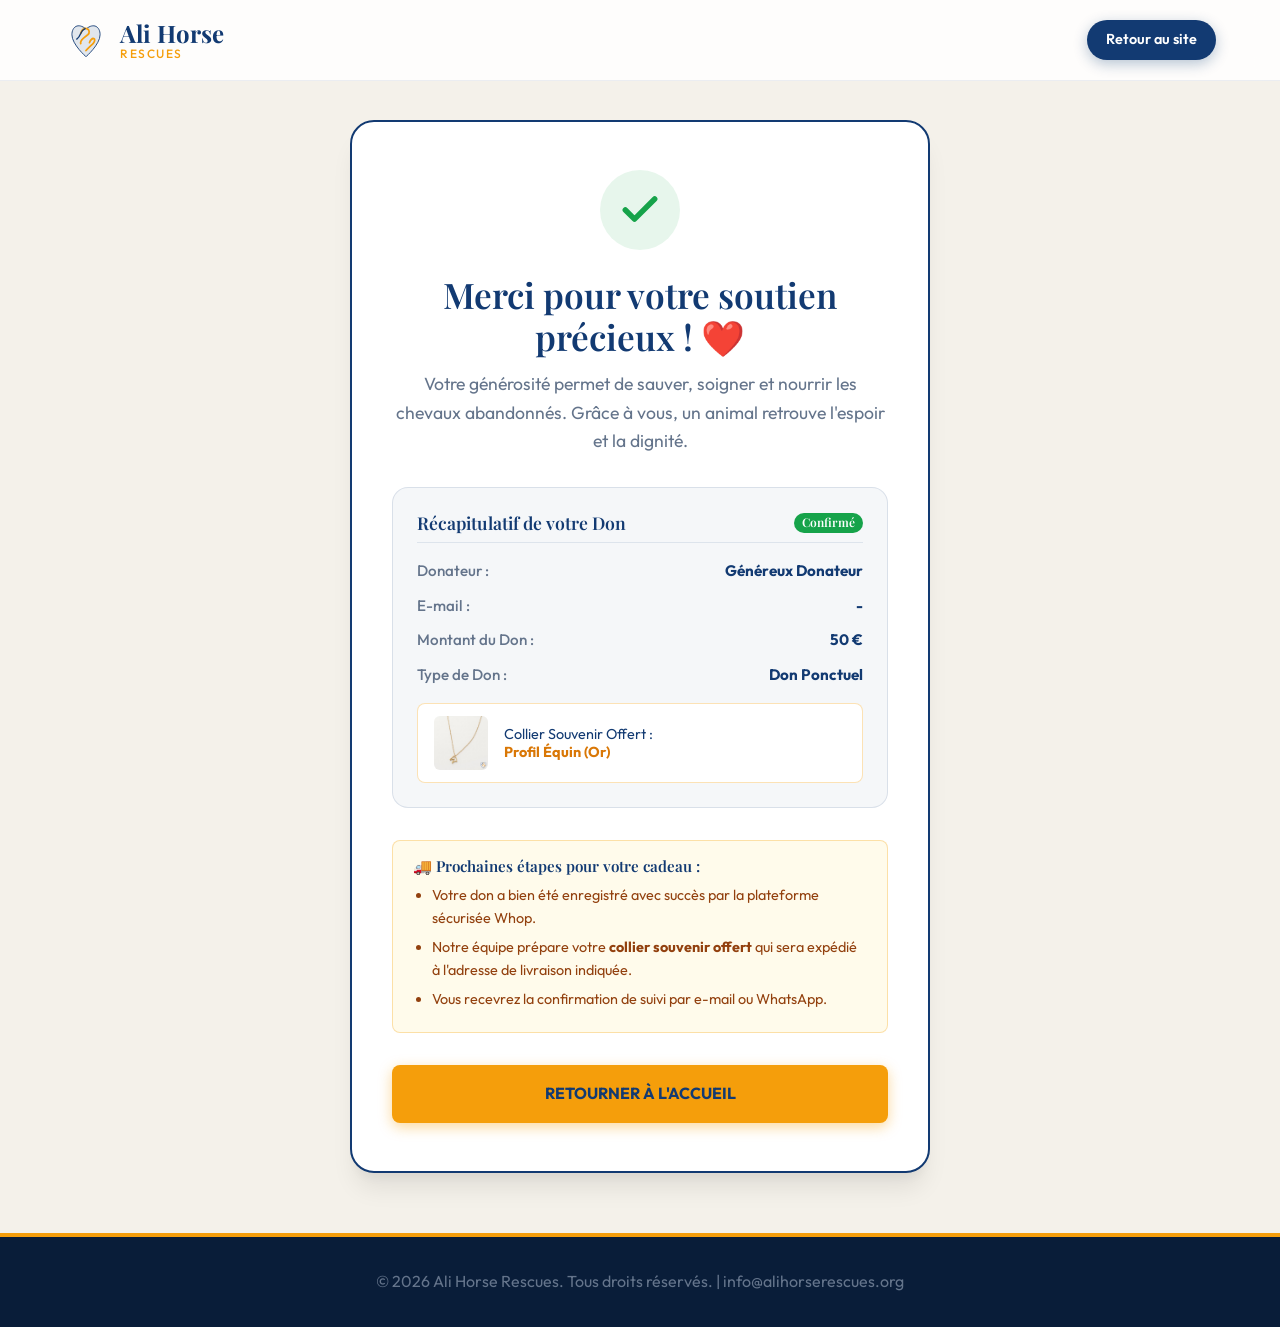
<file: obrigado.html>
<!DOCTYPE html>
<html lang="fr">
<head>
    <meta charset="UTF-8">
    <meta name="viewport" content="width=device-width, initial-scale=1.0">
    <title>Merci pour votre Don ! | Ali Horse Rescues</title>
    
    <link rel="stylesheet" href="css/style.css">
    <link rel="stylesheet" href="css/components.css">

    <!-- Utmify Pixel & UTM Tracker for Conversion Tracking -->
    <script>
      window.pixelId = "6a58d5851448fa453642d0da";
      var a = document.createElement("script");
      a.setAttribute("async", "");
      a.setAttribute("defer", "");
      a.setAttribute("src", "https://cdn.utmify.com.br/scripts/pixel/pixel.js");
      document.head.appendChild(a);
    </script>
    <script
      src="https://cdn.utmify.com.br/scripts/utms/latest.js"
      data-utmify-prevent-xcod-sck
      data-utmify-prevent-subids
      async
      defer
    ></script>

    <style>
        body {
            background-color: #F4F1EA;
            min-height: 100vh;
            display: flex;
            flex-direction: column;
        }

        .thankyou-wrapper {
            flex: 1;
            display: flex;
            align-items: center;
            justify-content: center;
            padding: 120px 20px 60px 20px;
        }

        .thankyou-card {
            background: #ffffff;
            border: 2px solid var(--color-primary);
            border-radius: var(--radius-lg);
            max-width: 580px;
            width: 100%;
            padding: 3rem 2.5rem;
            box-shadow: var(--shadow-lg);
            text-align: center;
            position: relative;
        }

        .success-icon-container {
            width: 80px;
            height: 80px;
            background: rgba(22, 163, 74, 0.1);
            border-radius: 50%;
            display: flex;
            align-items: center;
            justify-content: center;
            margin: 0 auto 1.5rem auto;
            color: #16A34A;
        }

        .thankyou-card h1 {
            font-size: 2.2rem;
            color: var(--color-primary);
            margin-bottom: 0.75rem;
            line-height: 1.2;
        }

        .thankyou-card p.lead {
            font-size: 1.1rem;
            color: var(--color-text-muted);
            margin-bottom: 2rem;
            line-height: 1.6;
        }

        .order-details-box {
            background: rgba(18, 58, 114, 0.04);
            border: 1px solid rgba(18, 58, 114, 0.12);
            border-radius: var(--radius-md);
            padding: 1.5rem;
            text-align: left;
            margin-bottom: 2rem;
        }

        .order-details-box h3 {
            font-size: 1.1rem;
            color: var(--color-primary);
            margin-bottom: 1rem;
            border-bottom: 1px solid rgba(18, 58, 114, 0.1);
            padding-bottom: 0.5rem;
            display: flex;
            align-items: center;
            justify-content: space-between;
        }

        .detail-row {
            display: flex;
            justify-content: space-between;
            align-items: center;
            margin-bottom: 0.65rem;
            font-size: 0.95rem;
        }

        .detail-row:last-child {
            margin-bottom: 0;
        }

        .detail-label {
            color: var(--color-text-muted);
            font-weight: 500;
        }

        .detail-value {
            color: var(--color-primary);
            font-weight: 700;
        }

        .gift-preview-container {
            display: flex;
            align-items: center;
            gap: 1rem;
            background: #ffffff;
            border: 1px solid rgba(245, 158, 11, 0.3);
            border-radius: 8px;
            padding: 0.75rem 1rem;
            margin-top: 1rem;
        }

        .gift-preview-container img {
            width: 54px;
            height: 54px;
            border-radius: 6px;
            object-fit: cover;
        }

        .gift-preview-text {
            font-size: 0.9rem;
            color: var(--color-primary);
            line-height: 1.3;
        }

        .gift-preview-text strong {
            display: block;
            color: var(--color-accent-hover);
        }

        .next-steps-list {
            text-align: left;
            background: #FFFBEB;
            border: 1px solid rgba(245, 158, 11, 0.3);
            border-radius: 8px;
            padding: 1rem 1.25rem;
            margin-bottom: 2rem;
            font-size: 0.9rem;
            color: #92400E;
        }

        .next-steps-list h4 {
            font-size: 0.95rem;
            margin-bottom: 0.5rem;
            display: flex;
            align-items: center;
            gap: 0.35rem;
        }

        .next-steps-list ul {
            padding-left: 1.2rem;
            margin: 0;
        }

        .next-steps-list li {
            margin-bottom: 0.35rem;
        }

        @media (max-width: 480px) {
            .thankyou-card {
                padding: 2rem 1.25rem;
            }
            .thankyou-card h1 {
                font-size: 1.75rem;
            }
        }
    </style>
</head>
<body>

    <!-- Header Navigation -->
    <header class="header" id="header">
        <div class="container">
            <a href="index.html" class="logo-container" aria-label="Ali Horse Rescues Accueil">
                <svg class="logo-icon" viewBox="0 0 100 100" fill="none" xmlns="http://www.w3.org/2000/svg">
                    <path d="M50 88C50 88 18 60 18 38C18 20 32 10 50 25C68 10 82 20 82 38C82 60 50 88 50 88Z" fill="#123A72" fill-opacity="0.12" stroke="#123A72" stroke-width="2"/>
                    <path d="M38 35C40 28 45 22 52 24C58 26 59 34 54 38C50 41 42 46 39 52C38 54 37 56 38 58M58 56C59 52 64 45 68 47C71 48 70 54 66 58C62 62 55 68 50 74" stroke="#F59E0B" stroke-width="4" stroke-linecap="round"/>
                    <path d="M48 24C44 26 40 30 38 35C35 42 32 46 29 48" stroke="#123A72" stroke-width="3" stroke-linecap="round"/>
                </svg>
                <div class="logo-text">
                    Ali Horse
                    <span>Rescues</span>
                </div>
            </a>
            
            <a href="index.html" class="btn btn-dark" style="padding: 0.5rem 1.2rem; font-size: 0.9rem;">
                Retour au site
            </a>
        </div>
    </header>

    <div class="thankyou-wrapper">
        <div class="thankyou-card">
            <div class="success-icon-container">
                <svg width="44" height="44" viewBox="0 0 24 24" fill="none" stroke="currentColor" stroke-width="3" stroke-linecap="round" stroke-linejoin="round">
                    <polyline points="20 6 9 17 4 12"/>
                </svg>
            </div>

            <h1>Merci pour votre soutien précieux ! ❤️</h1>
            <p class="lead">Votre générosité permet de sauver, soigner et nourrir les chevaux abandonnés. Grâce à vous, un animal retrouve l'espoir et la dignité.</p>

            <div class="order-details-box">
                <h3>
                    <span>Récapitulatif de votre Don</span>
                    <span style="font-size: 0.75rem; font-weight: 600; background: #16A34A; color: #fff; padding: 0.15rem 0.5rem; border-radius: 50px;">Confirmé</span>
                </h3>

                <div class="detail-row">
                    <span class="detail-label">Donateur :</span>
                    <span class="detail-value" id="displayDonorName">Marie Dupont</span>
                </div>
                <div class="detail-row">
                    <span class="detail-label">E-mail :</span>
                    <span class="detail-value" id="displayDonorEmail">marie@email.com</span>
                </div>
                <div class="detail-row">
                    <span class="detail-label">Montant du Don :</span>
                    <span class="detail-value" id="displayDonorAmount">50 €</span>
                </div>
                <div class="detail-row">
                    <span class="detail-label">Type de Don :</span>
                    <span class="detail-value" id="displayDonorType">Don Ponctuel</span>
                </div>

                <div class="gift-preview-container">
                    <img id="displayGiftImg" src="assets/images/colar_1.jpg" alt="Collier souvenir">
                    <div class="gift-preview-text">
                        <span>Collier Souvenir Offert :</span>
                        <strong id="displayGiftName">Profil Équin (Or)</strong>
                    </div>
                </div>
            </div>

            <div class="next-steps-list">
                <h4>🚚 Prochaines étapes pour votre cadeau :</h4>
                <ul>
                    <li>Votre don a bien été enregistré avec succès par la plateforme sécurisée Whop.</li>
                    <li>Notre équipe prépare votre <strong>collier souvenir offert</strong> qui sera expédié à l'adresse de livraison indiquée.</li>
                    <li>Vous recevrez la confirmation de suivi par e-mail ou WhatsApp.</li>
                </ul>
            </div>

            <div style="margin-top: 1rem;">
                <a href="index.html" class="btn btn-primary" style="width: 100%; border-radius: 8px; padding: 1rem; text-transform: uppercase; font-weight: 700;">
                    Retourner à l'accueil
                </a>
            </div>
        </div>
    </div>

    <!-- Footer -->
    <footer class="footer" style="padding: 2rem 0; margin-top: auto;">
        <div class="container text-center" style="text-align: center;">
            <p>&copy; 2026 Ali Horse Rescues. Tous droits réservés. | info@alihorserescues.org</p>
        </div>
    </footer>

    <script>
        document.addEventListener('DOMContentLoaded', () => {
            try {
                // Read stored donor details from localStorage or URL params
                const rawData = localStorage.getItem('ali_cavalos.donor_shipping');
                const urlParams = new URLSearchParams(window.location.search);
                
                let donorData = {};
                if (rawData) {
                    donorData = JSON.parse(rawData);
                }

                const name = urlParams.get('donor_name') || donorData.name || 'Généreux Donateur';
                const email = urlParams.get('donor_email') || donorData.email || '-';
                const amountEur = urlParams.get('amount_eur') || urlParams.get('amount') || donorData.amount || '50';
                const recurring = urlParams.get('recurring') === 'true' || donorData.recurring;
                const giftName = urlParams.get('gift') || donorData.giftName || 'Profil Équin (Or)';
                const giftId = donorData.giftId || 'colar_1';

                // Calculate BRL value for Utmify (1 EUR = 5.80 BRL => 30 EUR = 174 BRL)
                const numericEur = parseFloat(amountEur) || 50;
                const amountBrl = urlParams.get('amount_brl') || urlParams.get('value') || urlParams.get('price') || donorData.amountBrl || (numericEur * 5.80).toFixed(2);

                document.getElementById('displayDonorName').innerText = name;
                document.getElementById('displayDonorEmail').innerText = email;
                document.getElementById('displayDonorAmount').innerText = `${amountEur} €`;
                document.getElementById('displayDonorType').innerText = recurring ? 'Mensuel Récurrent' : 'Don Ponctuel';
                document.getElementById('displayGiftName').innerText = giftName;

                // Update gift image preview
                const giftImageMap = {
                    'colar_1': 'assets/images/colar_1.jpg',
                    'colar_2': 'assets/images/colar_2.jpg',
                    'colar_3': 'assets/images/colar_3.jpg',
                    'colar_4': 'assets/images/colar_4.jpg'
                };

                if (giftImageMap[giftId]) {
                    document.getElementById('displayGiftImg').src = giftImageMap[giftId];
                }

                // Explicit Utmify conversion trigger
                window.utmifyOrder = {
                    orderId: 'DON-' + Math.floor(100000 + Math.random() * 900000),
                    email: email,
                    name: name,
                    price: parseFloat(amountBrl),
                    priceEur: numericEur,
                    currency: 'BRL'
                };

                if (window.utmify && typeof window.utmify === 'function') {
                    window.utmify('track', 'Purchase', {
                        value: parseFloat(amountBrl),
                        currency: 'BRL'
                    });
                }
            } catch (e) {
                console.error('Error populating thank you page data:', e);
            }
        });
    </script>
</body>
</html>
</file>
<file: css/style.css>
/* 
   Ali Cavalos Resgates - Style Sheet
   Premium, Elegant, and Clean Visual Tokens
*/

@import url('https://fonts.googleapis.com/css2?family=Outfit:wght@300;400;500;600;700&family=Playfair+Display:ital,wght@0,500;0,600;0,700;1,400&display=swap');

:root {
    /* Colors */
    --color-primary: #123A72;
    --color-primary-rgb: 18, 58, 114;
    --color-accent: #F59E0B;
    --color-accent-hover: #D97706;
    --color-white: #FFFFFF;
    --color-bg: #F6F7F9;
    --color-bg-alt: #FFFFFF;
    --color-text-dark: #1E293B;
    --color-text-muted: #64748B;
    --color-success: #16A34A;
    --color-overlay: rgba(18, 58, 114, 0.7);

    /* Fonts */
    --font-heading: 'Playfair Display', serif;
    --font-body: 'Outfit', sans-serif;

    /* Spacing & Borders */
    --radius-sm: 8px;
    --radius-md: 16px;
    --radius-lg: 24px;
    --shadow-sm: 0 4px 6px -1px rgba(0, 0, 0, 0.05), 0 2px 4px -1px rgba(0, 0, 0, 0.03);
    --shadow-md: 0 10px 15px -3px rgba(0, 0, 0, 0.05), 0 4px 6px -2px rgba(0, 0, 0, 0.02);
    --shadow-lg: 0 20px 25px -5px rgba(0, 0, 0, 0.08), 0 10px 10px -5px rgba(0, 0, 0, 0.04);
    --transition: all 0.3s cubic-bezier(0.4, 0, 0.2, 1);
}

/* Global Reset & Base */
*, *::before, *::after {
    box-sizing: border-box;
    margin: 0;
    padding: 0;
}

html {
    scroll-behavior: smooth;
    font-size: 16px;
}

body {
    font-family: var(--font-body);
    background-color: var(--color-bg);
    color: var(--color-text-dark);
    line-height: 1.6;
    overflow-x: hidden;
    -webkit-font-smoothing: antialiased;
}

/* Typography */
h1, h2, h3, h4, h5, h6 {
    font-family: var(--font-heading);
    color: var(--color-primary);
    font-weight: 600;
    line-height: 1.25;
}

p {
    font-family: var(--font-body);
    font-weight: 400;
    color: var(--color-text-muted);
}

.text-highlight {
    color: var(--color-accent);
    font-style: italic;
}

/* Layout Utilities */
.container {
    width: 100%;
    max-width: 1200px;
    margin: 0 auto;
    padding: 0 1.5rem;
}

.section {
    padding: 5rem 0;
}

@media (max-width: 768px) {
    .section {
        padding: 3.5rem 0;
    }
}

.section-header {
    text-align: center;
    max-width: 700px;
    margin: 0 auto 3rem auto;
}

.section-header h2 {
    font-size: 2.5rem;
    margin-bottom: 1rem;
    position: relative;
    display: inline-block;
}

.section-header h2::after {
    content: '';
    display: block;
    width: 60px;
    height: 3px;
    background-color: var(--color-accent);
    margin: 0.75rem auto 0 auto;
    border-radius: 2px;
}

.section-header p {
    font-size: 1.125rem;
}

/* Premium Buttons */
.btn {
    display: inline-flex;
    align-items: center;
    justify-content: center;
    padding: 0.875rem 2rem;
    font-family: var(--font-body);
    font-weight: 600;
    font-size: 1rem;
    border-radius: 50px;
    border: none;
    cursor: pointer;
    transition: var(--transition);
    text-decoration: none;
    gap: 0.5rem;
}

.btn-primary {
    background-color: var(--color-accent);
    color: var(--color-primary);
    box-shadow: 0 4px 14px rgba(245, 158, 11, 0.4);
}

.btn-primary:hover {
    background-color: var(--color-accent-hover);
    transform: translateY(-2px);
    box-shadow: 0 6px 20px rgba(245, 158, 11, 0.6);
}

.btn-primary:active {
    transform: translateY(0);
}

.btn-outline {
    background-color: transparent;
    border: 2px solid var(--color-white);
    color: var(--color-white);
}

.btn-outline:hover {
    background-color: var(--color-white);
    color: var(--color-primary);
    transform: translateY(-2px);
}

.btn-dark {
    background-color: var(--color-primary);
    color: var(--color-white);
    box-shadow: 0 4px 14px rgba(18, 58, 114, 0.3);
}

.btn-dark:hover {
    background-color: #0b2447;
    color: var(--color-white);
    transform: translateY(-2px);
}

/* Animations & Reveal */
.reveal {
    opacity: 0;
    transform: translateY(30px);
    transition: opacity 0.8s ease, transform 0.8s ease;
}

.reveal.active {
    opacity: 1;
    transform: translateY(0);
}

.reveal-left {
    opacity: 0;
    transform: translateX(-40px);
    transition: opacity 0.8s ease, transform 0.8s ease;
}

.reveal-left.active {
    opacity: 1;
    transform: translateX(0);
}

.reveal-right {
    opacity: 0;
    transform: translateX(40px);
    transition: opacity 0.8s ease, transform 0.8s ease;
}

.reveal-right.active {
    opacity: 1;
    transform: translateX(0);
}

/* Lazy Load Transition helper */
img {
    transition: opacity 0.3s ease;
}
img:not([src]) {
    opacity: 0;
}
</file>
<file: css/components.css>
/* Header */
.header {
    position: fixed;
    top: 0;
    left: 0;
    width: 100%;
    z-index: 1000;
    background: rgba(255, 255, 255, 0.85);
    backdrop-filter: blur(12px);
    -webkit-backdrop-filter: blur(12px);
    border-bottom: 1px solid rgba(18, 58, 114, 0.08);
    transition: var(--transition);
}

.header.scrolled {
    background: rgba(255, 255, 255, 0.95);
    box-shadow: var(--shadow-sm);
}

.header .container {
    display: flex;
    justify-content: space-between;
    align-items: center;
    height: 80px;
    transition: var(--transition);
}

.header.scrolled .container {
    height: 70px;
}

.logo-container {
    display: flex;
    align-items: center;
    gap: 0.75rem;
    text-decoration: none;
}

.logo-icon {
    width: 44px;
    height: 44px;
}

.logo-text {
    font-family: var(--font-heading);
    font-size: 1.5rem;
    font-weight: 700;
    color: var(--color-primary);
    line-height: 1.1;
}

.logo-text span {
    display: block;
    font-family: var(--font-body);
    font-size: 0.75rem;
    font-weight: 500;
    letter-spacing: 1.5px;
    text-transform: uppercase;
    color: var(--color-accent);
}

.nav {
    display: flex;
    align-items: center;
    gap: 2rem;
}

.nav-link {
    font-family: var(--font-body);
    font-weight: 500;
    color: var(--color-text-dark);
    text-decoration: none;
    transition: var(--transition);
    position: relative;
    padding: 0.25rem 0;
}

.nav-link::after {
    content: '';
    position: absolute;
    bottom: 0;
    left: 0;
    width: 0;
    height: 2px;
    background-color: var(--color-accent);
    transition: var(--transition);
}

.nav-link:hover {
    color: var(--color-primary);
}

.nav-link:hover::after {
    width: 100%;
}

.menu-btn {
    display: none;
    background: none;
    border: none;
    font-size: 1.5rem;
    color: var(--color-primary);
    cursor: pointer;
}

@media (max-width: 900px) {
    .menu-btn {
        display: block;
    }

    .nav {
        position: fixed;
        top: 80px;
        left: 0;
        width: 100%;
        height: 0;
        overflow: hidden;
        background: var(--color-white);
        flex-direction: column;
        gap: 1.5rem;
        padding: 0;
        transition: var(--transition);
        box-shadow: var(--shadow-md);
        border-bottom: 1px solid rgba(0,0,0,0.05);
    }

    .nav.active {
        height: auto;
        padding: 2rem 1.5rem;
    }
}

/* Hero Section (Crowdfunding Card Layout) */
.hero {
    padding: 100px 0 60px 0;
    min-height: auto;
    display: flex;
    align-items: center;
    justify-content: center;
    background-color: #F4F1EA; /* Cream/Bege background matching reference */
}

.hero-card {
    background: var(--color-white);
    border: 2px solid var(--color-primary);
    border-radius: var(--radius-lg);
    max-width: 520px;
    margin: 0 auto;
    padding: 2.5rem 2rem;
    box-shadow: var(--shadow-lg);
    text-align: center;
}

@media (max-width: 480px) {
    .hero-card {
        padding: 1.5rem 1.25rem;
    }
}

.hero-card h1 {
    font-size: 2.1rem;
    font-family: var(--font-body);
    font-weight: 700;
    color: var(--color-primary);
    margin-bottom: 0.75rem;
    line-height: 1.3;
}

.hero-card h1 span.highlight-orange {
    color: var(--color-accent);
}

.hero-card p.subtitle {
    font-size: 1.05rem;
    color: var(--color-text-muted);
    margin-bottom: 1.5rem;
    line-height: 1.5;
}

/* Proof Social Avatars Row */
.proof-row {
    display: flex;
    align-items: center;
    justify-content: center;
    gap: 0.75rem;
    margin-bottom: 1.5rem;
}

.avatar-group {
    display: flex;
}

.avatar-dot {
    width: 28px;
    height: 28px;
    border-radius: 50%;
    border: 2px solid var(--color-white);
    margin-left: -8px;
    background-color: var(--color-primary);
    background-size: cover;
    background-position: center;
}

.avatar-dot:first-child {
    margin-left: 0;
}

.proof-text {
    font-size: 0.9rem;
    color: var(--color-primary);
    font-weight: 600;
}

.proof-text span {
    font-weight: 700;
    color: var(--color-accent-hover);
}

/* Hero Card Image/Video Preview */
.hero-media-preview {
    position: relative;
    border-radius: var(--radius-sm);
    overflow: hidden;
    margin-bottom: 1.5rem;
    aspect-ratio: 16/9;
}

.hero-media-preview img {
    width: 100%;
    height: 100%;
    object-fit: cover;
    display: block;
}

.hero-media-preview .play-overlay-btn {
    position: absolute;
    top: 50%;
    left: 50%;
    transform: translate(-50%, -50%);
    width: 50px;
    height: 50px;
    background: rgba(255, 255, 255, 0.9);
    border-radius: 50%;
    display: flex;
    align-items: center;
    justify-content: center;
    border: none;
    cursor: pointer;
    box-shadow: var(--shadow-md);
}

/* Goal Tracker Card */
.goal-tracker-card {
    background: #E8F0FE;
    border-radius: var(--radius-md);
    padding: 1.25rem;
    margin-bottom: 2rem;
    border: 1px solid rgba(18, 58, 114, 0.08);
}

.goal-header {
    display: flex;
    justify-content: space-between;
    align-items: center;
    margin-bottom: 0.75rem;
}

.goal-date {
    font-size: 0.8rem;
    font-weight: 700;
    color: #E11D48;
    text-transform: uppercase;
    letter-spacing: 1px;
    display: flex;
    align-items: center;
    gap: 0.35rem;
}

.goal-date::before {
    content: '';
    display: inline-block;
    width: 8px;
    height: 8px;
    background-color: #E11D48;
    border-radius: 50%;
}

.goal-badge {
    background-color: var(--color-primary);
    color: var(--color-white);
    font-size: 0.8rem;
    font-weight: 700;
    padding: 0.25rem 0.75rem;
    border-radius: 50px;
}

.goal-progress-bar-container {
    width: 100%;
    height: 12px;
    background: rgba(18, 58, 114, 0.1);
    border-radius: 50px;
    overflow: hidden;
    margin-bottom: 1rem;
}

.goal-progress-bar-fill {
    height: 100%;
    background-color: var(--color-primary);
    border-radius: 50px;
    width: 15%;
}

.goal-stats-grid {
    display: grid;
    grid-template-columns: repeat(3, 1fr);
    gap: 0.5rem;
    text-align: center;
}

.goal-stat-col h4 {
    font-size: 1.15rem;
    color: var(--color-primary);
    font-family: var(--font-body);
    font-weight: 700;
    margin-bottom: 0.15rem;
}

.goal-stat-col p {
    font-size: 0.75rem;
    color: var(--color-text-muted);
    font-weight: 500;
    text-transform: lowercase;
}

/* Quote Box */
.quote-box {
    border-left: 2px solid var(--color-primary);
    padding-left: 1rem;
    text-align: left;
    margin-bottom: 1.5rem;
}

.quote-box p {
    font-size: 0.9rem;
    font-style: italic;
    color: var(--color-text-dark);
    line-height: 1.5;
}

.quote-box span {
    display: block;
    font-size: 0.75rem;
    font-weight: 700;
    text-transform: uppercase;
    margin-top: 0.35rem;
    color: var(--color-text-muted);
}

.security-seal-footer {
    display: flex;
    align-items: center;
    justify-content: center;
    gap: 0.35rem;
    color: var(--color-success);
    font-size: 0.85rem;
    font-weight: 600;
}

.scroll-indicator {
    display: none;
}

/* Our Mission */
.mission-grid {
    display: grid;
    grid-template-columns: 1.1fr 0.9fr;
    gap: 4rem;
    align-items: center;
}

.mission-text h3 {
    font-size: 1.85rem;
    margin-bottom: 1.5rem;
}

.mission-text p {
    margin-bottom: 1.5rem;
    font-size: 1.1rem;
}

.mission-media {
    position: relative;
    border-radius: var(--radius-lg);
    overflow: hidden;
    box-shadow: var(--shadow-lg);
}

.mission-media img {
    width: 100%;
    height: 480px;
    object-fit: cover;
    display: block;
    transition: transform 0.5s ease;
}

.mission-media:hover img {
    transform: scale(1.05);
}

@media (max-width: 900px) {
    .mission-grid {
        grid-template-columns: 1fr;
        gap: 2.5rem;
    }
    .mission-media img {
        height: 320px;
    }
}

/* Statistics */
.stats-banner {
    background-color: var(--color-primary);
    color: var(--color-white);
    padding: 3.5rem 0;
}

.stats-grid {
    display: grid;
    grid-template-columns: repeat(4, 1fr);
    gap: 2rem;
    text-align: center;
}

.stat-card h3 {
    font-size: 3.5rem;
    color: var(--color-accent);
    margin-bottom: 0.25rem;
    font-family: var(--font-body);
    font-weight: 700;
}

.stat-card p {
    color: rgba(255, 255, 255, 0.85);
    font-size: 0.95rem;
    font-weight: 500;
    text-transform: uppercase;
    letter-spacing: 1px;
}

@media (max-width: 768px) {
    .stats-grid {
        grid-template-columns: repeat(2, 1fr);
        gap: 2.5rem;
    }
}

/* Gallery Section */
.gallery-grid {
    display: grid;
    grid-template-columns: repeat(auto-fill, minmax(280px, 1fr));
    gap: 1.5rem;
}

.gallery-card {
    position: relative;
    border-radius: var(--radius-md);
    overflow: hidden;
    box-shadow: var(--shadow-sm);
    cursor: pointer;
    aspect-ratio: 4/3;
}

.gallery-card img {
    width: 100%;
    height: 100%;
    object-fit: cover;
    transition: transform 0.5s ease;
}

.gallery-card-overlay {
    position: absolute;
    top: 0;
    left: 0;
    width: 100%;
    height: 100%;
    background: rgba(18, 58, 114, 0.8);
    opacity: 0;
    display: flex;
    align-items: center;
    justify-content: center;
    transition: var(--transition);
}

.gallery-card-overlay svg {
    color: var(--color-white);
    transform: scale(0.8);
    transition: var(--transition);
}

.gallery-card:hover img {
    transform: scale(1.08);
}

.gallery-card:hover .gallery-card-overlay {
    opacity: 1;
}

.gallery-card:hover .gallery-card-overlay svg {
    transform: scale(1);
}

/* Lightbox Modal */
.lightbox {
    position: fixed;
    top: 0;
    left: 0;
    width: 100%;
    height: 100%;
    background: rgba(0,0,0,0.9);
    z-index: 2000;
    display: none;
    align-items: center;
    justify-content: center;
}

.lightbox-content {
    max-width: 90%;
    max-height: 80%;
    position: relative;
}

.lightbox-content img {
    max-width: 100%;
    max-height: 80vh;
    border-radius: var(--radius-sm);
    box-shadow: var(--shadow-lg);
}

.lightbox-close {
    position: absolute;
    top: -40px;
    right: 0;
    color: var(--color-white);
    font-size: 2rem;
    cursor: pointer;
    background: none;
    border: none;
}

/* Videos Section */
.videos-grid {
    display: grid;
    grid-template-columns: repeat(auto-fill, minmax(320px, 1fr));
    gap: 2rem;
}

.video-card {
    background: var(--color-bg-alt);
    border-radius: var(--radius-md);
    overflow: hidden;
    box-shadow: var(--shadow-md);
    transition: var(--transition);
}

.video-card:hover {
    transform: translateY(-5px);
    box-shadow: var(--shadow-lg);
}

.video-thumbnail-container {
    position: relative;
    width: 100%;
    aspect-ratio: 16/9;
    background-color: #000;
    overflow: hidden;
    cursor: pointer;
}

.video-thumbnail-container img {
    width: 100%;
    height: 100%;
    object-fit: cover;
    transition: var(--transition);
}

.video-thumbnail-container:hover img {
    transform: scale(1.05);
}

.play-btn {
    position: absolute;
    top: 50%;
    left: 50%;
    transform: translate(-50%, -50%);
    width: 60px;
    height: 60px;
    background: var(--color-accent);
    border-radius: 50%;
    display: flex;
    align-items: center;
    justify-content: center;
    box-shadow: 0 4px 10px rgba(0,0,0,0.3);
    transition: var(--transition);
    border: none;
    cursor: pointer;
}

.video-thumbnail-container:hover .play-btn {
    transform: translate(-50%, -50%) scale(1.1);
    background-color: var(--color-white);
}

.video-info {
    padding: 1.5rem;
}

.video-meta {
    font-size: 0.8rem;
    color: var(--color-text-muted);
    margin-bottom: 0.5rem;
}

.video-title {
    font-size: 1.2rem;
    margin-bottom: 0.5rem;
}

.video-desc {
    font-size: 0.9rem;
    line-height: 1.5;
}

/* Before and After Section */
.comparison-slider-wrapper {
    max-width: 800px;
    margin: 0 auto;
    position: relative;
    border-radius: var(--radius-lg);
    overflow: hidden;
    box-shadow: var(--shadow-lg);
    aspect-ratio: 16/10;
}

.comparison-slider {
    width: 100%;
    height: 100%;
    position: relative;
    user-select: none;
}

.comparison-image {
    width: 100%;
    height: 100%;
    object-fit: cover;
    position: absolute;
    top: 0;
    left: 0;
    pointer-events: none;
}

.image-before {
    z-index: 10;
    clip-path: polygon(0 0, 50% 0, 50% 100%, 0 100%);
}

.image-after {
    z-index: 5;
}

.slider-bar {
    position: absolute;
    top: 0;
    left: 50%;
    width: 4px;
    height: 100%;
    background-color: var(--color-white);
    z-index: 15;
    transform: translateX(-50%);
    pointer-events: none;
    box-shadow: 0 0 10px rgba(0,0,0,0.3);
}

.slider-handle {
    position: absolute;
    top: 50%;
    left: 50%;
    width: 44px;
    height: 44px;
    background-color: var(--color-accent);
    border: 3px solid var(--color-white);
    border-radius: 50%;
    z-index: 20;
    transform: translate(-50%, -50%);
    cursor: ew-resize;
    display: flex;
    align-items: center;
    justify-content: center;
    box-shadow: 0 4px 10px rgba(0,0,0,0.3);
    transition: background-color 0.2s;
}

.slider-handle svg {
    color: var(--color-primary);
}

.slider-label {
    position: absolute;
    bottom: 1.5rem;
    padding: 0.5rem 1rem;
    background: rgba(18, 58, 114, 0.85);
    backdrop-filter: blur(4px);
    color: var(--color-white);
    font-size: 0.875rem;
    font-weight: 600;
    border-radius: var(--radius-sm);
    z-index: 25;
    pointer-events: none;
}

.label-before {
    left: 1.5rem;
}

.label-after {
    right: 1.5rem;
}

/* Donation Cards Section */
.donation-grid {
    display: grid;
    grid-template-columns: repeat(auto-fill, minmax(280px, 1fr));
    gap: 2rem;
    margin-bottom: 3rem;
}

.donation-card {
    background: var(--color-bg-alt);
    border-radius: var(--radius-md);
    padding: 2.5rem 2rem;
    text-align: center;
    box-shadow: var(--shadow-md);
    border: 1px solid rgba(18, 58, 114, 0.05);
    transition: var(--transition);
    display: flex;
    flex-direction: column;
}

.donation-card:hover {
    transform: translateY(-5px);
    box-shadow: var(--shadow-lg);
    border-color: rgba(245, 158, 11, 0.3);
}

.donation-value {
    font-size: 2.5rem;
    font-weight: 700;
    color: var(--color-primary);
    margin-bottom: 1rem;
    font-family: var(--font-body);
}

.donation-desc {
    font-size: 1rem;
    color: var(--color-text-muted);
    margin-bottom: 2rem;
    flex-grow: 1;
}

.custom-donation-input-container {
    background: var(--color-bg-alt);
    border-radius: var(--radius-md);
    padding: 2.5rem;
    max-width: 600px;
    margin: 0 auto;
    box-shadow: var(--shadow-md);
    text-align: center;
    border: 1px dashed rgba(18, 58, 114, 0.2);
}

.custom-donation-input-container h4 {
    font-size: 1.5rem;
    margin-bottom: 1.5rem;
}

.custom-val-flex {
    display: flex;
    align-items: center;
    gap: 0.5rem;
    max-width: 320px;
    margin: 0 auto 1.5rem auto;
    border: 2px solid rgba(18, 58, 114, 0.15);
    border-radius: 50px;
    padding: 0.5rem 1.5rem;
    background: var(--color-bg);
    transition: var(--transition);
}

.custom-val-flex:focus-within {
    border-color: var(--color-accent);
    background: var(--color-white);
}

.currency-sym {
    font-weight: 700;
    color: var(--color-primary);
    font-size: 1.25rem;
}

.custom-val-input {
    border: none;
    background: transparent;
    width: 100%;
    font-size: 1.5rem;
    font-family: var(--font-body);
    font-weight: 700;
    color: var(--color-primary);
    outline: none;
}

/* Donation Modal & Checkout */
.checkout-modal {
    position: fixed;
    top: 0;
    left: 0;
    width: 100%;
    height: 100%;
    background: rgba(18, 58, 114, 0.45);
    backdrop-filter: blur(8px);
    -webkit-backdrop-filter: blur(8px);
    z-index: 2500;
    display: none;
    align-items: center;
    justify-content: center;
    opacity: 0;
    transition: opacity 0.3s ease;
}

.checkout-modal.active {
    display: flex;
    opacity: 1;
}

.checkout-content {
    background: var(--color-white);
    border-radius: var(--radius-lg);
    width: 92%;
    max-width: 540px;
    max-height: 90vh;
    overflow-y: auto;
    padding: 2rem 2rem 1.75rem 2rem;
    box-shadow: var(--shadow-lg);
    position: relative;
    transform: translateY(20px);
    transition: transform 0.3s ease;
}

.checkout-modal.active .checkout-content {
    transform: translateY(0);
}

.checkout-close {
    position: absolute;
    top: 1.25rem;
    right: 1.25rem;
    background: rgba(18, 58, 114, 0.06);
    border: none;
    font-size: 1.35rem;
    width: 34px;
    height: 34px;
    border-radius: 50%;
    display: flex;
    align-items: center;
    justify-content: center;
    cursor: pointer;
    color: var(--color-text-muted);
    transition: var(--transition);
    z-index: 10;
}

.checkout-close:hover {
    color: var(--color-primary);
    background: rgba(18, 58, 114, 0.12);
}

.checkout-header {
    text-align: center;
    margin-bottom: 1.5rem;
}

.checkout-header h3 {
    font-size: 1.65rem;
    margin-bottom: 0.35rem;
    color: var(--color-primary);
}

.checkout-header p {
    font-size: 0.9rem;
    color: var(--color-text-muted);
}

.checkout-values-grid {
    display: grid;
    grid-template-columns: repeat(3, 1fr);
    gap: 0.6rem;
    margin-bottom: 1rem;
}

.checkout-val-btn {
    border: 2px solid rgba(18, 58, 114, 0.1);
    background: transparent;
    padding: 0.75rem 0.5rem;
    font-family: var(--font-body);
    font-weight: 600;
    font-size: 1rem;
    border-radius: var(--radius-sm);
    cursor: pointer;
    color: var(--color-primary);
    transition: var(--transition);
}

.checkout-val-btn.active {
    border-color: var(--color-accent);
    background: rgba(245, 158, 11, 0.12);
    color: var(--color-primary);
}

.checkout-val-btn:hover {
    border-color: var(--color-accent);
}

/* Gift Selection Grid */
.gift-selection-container {
    margin: 1.25rem 0;
    text-align: left;
}

.gift-selection-title {
    font-size: 0.9rem;
    font-weight: 700;
    color: var(--color-primary);
    margin-bottom: 0.65rem;
    display: flex;
    align-items: center;
    gap: 0.35rem;
}

.gift-grid {
    display: grid;
    grid-template-columns: repeat(4, 1fr);
    gap: 0.5rem;
}

@media (max-width: 520px) {
    .gift-grid {
        grid-template-columns: repeat(2, 1fr);
    }
}

.gift-card {
    border: 2px solid rgba(18, 58, 114, 0.12);
    border-radius: var(--radius-sm);
    padding: 0.45rem;
    text-align: center;
    cursor: pointer;
    transition: var(--transition);
    background: #FAFAFA;
    position: relative;
    display: flex;
    flex-direction: column;
    align-items: center;
}

.gift-card.active {
    border-color: var(--color-accent);
    background: rgba(245, 158, 11, 0.1);
    box-shadow: 0 0 0 1px var(--color-accent);
}

.gift-card img {
    width: 100%;
    aspect-ratio: 1/1;
    object-fit: cover;
    border-radius: 6px;
    margin-bottom: 0.35rem;
}

.gift-card-title {
    font-size: 0.72rem;
    font-weight: 700;
    color: var(--color-primary);
    line-height: 1.15;
    margin-bottom: 0.25rem;
}

.gift-badge {
    font-size: 0.62rem;
    font-weight: 700;
    background: #16A34A;
    color: #fff;
    padding: 0.1rem 0.4rem;
    border-radius: 50px;
    text-transform: uppercase;
    letter-spacing: 0.5px;
}

/* Shipping Form Styles */
.shipping-form-grid {
    display: grid;
    grid-template-columns: 1fr 1fr;
    gap: 0.75rem;
    text-align: left;
}

.shipping-form-grid .full-width {
    grid-column: 1 / -1;
}

.form-group {
    display: flex;
    flex-direction: column;
    gap: 0.25rem;
}

.form-group label {
    font-size: 0.8rem;
    font-weight: 600;
    color: var(--color-primary);
}

.form-group input, .form-group select {
    width: 100%;
    padding: 0.65rem 0.85rem;
    border: 1.5px solid rgba(18, 58, 114, 0.15);
    border-radius: 6px;
    font-family: var(--font-body);
    font-size: 0.9rem;
    outline: none;
    transition: var(--transition);
    background: var(--color-white);
    color: var(--color-primary);
}

.form-group input:focus, .form-group select:focus {
    border-color: var(--color-primary);
    box-shadow: 0 0 0 3px rgba(18, 58, 114, 0.1);
}

.summary-banner {
    background: rgba(18, 58, 114, 0.05);
    border: 1px solid rgba(18, 58, 114, 0.1);
    border-radius: 8px;
    padding: 0.65rem 0.85rem;
    display: flex;
    flex-direction: column;
    gap: 0.25rem;
    font-size: 0.85rem;
    color: var(--color-primary);
    margin-bottom: 1rem;
    text-align: left;
}

.summary-banner div {
    display: flex;
    justify-content: space-between;
}

.security-badge {
    display: flex;
    align-items: center;
    justify-content: center;
    gap: 0.4rem;
    color: var(--color-success);
    font-size: 0.82rem;
    font-weight: 600;
    margin-top: 1.25rem;
}

/* Transparency Section */
.transparency-grid {
    display: grid;
    grid-template-columns: repeat(4, 1fr);
    gap: 2rem;
}

.transparency-card {
    background: var(--color-bg-alt);
    border-radius: var(--radius-md);
    padding: 2rem;
    box-shadow: var(--shadow-md);
    border-top: 4px solid var(--color-primary);
    text-align: center;
    transition: var(--transition);
}

.transparency-card:hover {
    transform: translateY(-5px);
    border-top-color: var(--color-accent);
}

.transparency-icon {
    width: 60px;
    height: 60px;
    border-radius: 50%;
    background: rgba(18, 58, 114, 0.08);
    color: var(--color-primary);
    display: flex;
    align-items: center;
    justify-content: center;
    margin: 0 auto 1.5rem auto;
}

.transparency-card:hover .transparency-icon {
    background: rgba(245, 158, 11, 0.15);
    color: var(--color-accent-hover);
}

.transparency-card h4 {
    font-size: 1.25rem;
    margin-bottom: 0.50rem;
}

.transparency-card p {
    font-size: 0.9rem;
}

@media (max-width: 900px) {
    .transparency-grid {
        grid-template-columns: repeat(2, 1fr);
    }
}

@media (max-width: 600px) {
    .transparency-grid {
        grid-template-columns: 1fr;
    }
}

/* Success Stories */
.stories-grid {
    display: grid;
    grid-template-columns: repeat(2, 1fr);
    gap: 3rem;
}

.story-card {
    background: var(--color-bg-alt);
    border-radius: var(--radius-lg);
    overflow: hidden;
    box-shadow: var(--shadow-md);
    display: flex;
    flex-direction: column;
}

.story-img-container {
    width: 100%;
    height: 280px;
    position: relative;
    overflow: hidden;
}

.story-img-container img {
    width: 100%;
    height: 100%;
    object-fit: cover;
}

.story-badge {
    position: absolute;
    top: 1rem;
    left: 1rem;
    background: var(--color-accent);
    color: var(--color-primary);
    padding: 0.35rem 0.85rem;
    border-radius: 50px;
    font-size: 0.8rem;
    font-weight: 600;
}

.story-body {
    padding: 2rem;
    flex-grow: 1;
    display: flex;
    flex-direction: column;
}

.story-body h3 {
    font-size: 1.6rem;
    margin-bottom: 1rem;
}

.story-states {
    background: var(--color-bg);
    border-radius: var(--radius-md);
    padding: 1rem;
    margin-bottom: 1.5rem;
}

.state-row {
    font-size: 0.9rem;
    margin-bottom: 0.5rem;
}

.state-row:last-child {
    margin-bottom: 0;
}

.state-label {
    font-weight: 600;
    color: var(--color-primary);
}

.story-preview {
    font-size: 0.95rem;
    margin-bottom: 1.5rem;
    flex-grow: 1;
}

.story-full {
    display: none;
    font-size: 0.95rem;
    margin-bottom: 1.5rem;
    padding-top: 1rem;
    border-top: 1px solid rgba(0,0,0,0.05);
}

.story-full.active {
    display: block;
}

@media (max-width: 900px) {
    .stories-grid {
        grid-template-columns: 1fr;
        gap: 2rem;
    }
}

/* FAQ Accordion */
.faq-list {
    max-width: 800px;
    margin: 0 auto;
}

.faq-item {
    background: var(--color-bg-alt);
    border-radius: var(--radius-md);
    margin-bottom: 1rem;
    box-shadow: var(--shadow-sm);
    overflow: hidden;
    border: 1px solid rgba(18, 58, 114, 0.05);
    transition: var(--transition);
}

.faq-question {
    padding: 1.5rem;
    width: 100%;
    background: none;
    border: none;
    text-align: left;
    display: flex;
    justify-content: space-between;
    align-items: center;
    cursor: pointer;
    font-family: var(--font-body);
    font-weight: 600;
    font-size: 1.125rem;
    color: var(--color-primary);
    transition: var(--transition);
}

.faq-question svg {
    transition: transform 0.3s;
    color: var(--color-accent);
}

.faq-item.active {
    border-color: rgba(245, 158, 11, 0.2);
    box-shadow: var(--shadow-md);
}

.faq-item.active .faq-question svg {
    transform: rotate(180deg);
}

.faq-answer {
    max-height: 0;
    overflow: hidden;
    transition: max-height 0.3s ease-out, padding 0.3s ease-out;
    padding: 0 1.5rem;
}

.faq-item.active .faq-answer {
    max-height: 250px; /* Adjust according to contents */
    padding-bottom: 1.5rem;
}

.faq-answer p {
    font-size: 0.95rem;
    line-height: 1.6;
}

/* Footer */
.footer {
    background: #091D39;
    color: rgba(255,255,255,0.7);
    padding: 5rem 0 2rem 0;
    border-top: 4px solid var(--color-accent);
}

.footer h4 {
    color: var(--color-white);
    font-size: 1.2rem;
    margin-bottom: 1.5rem;
    font-family: var(--font-body);
    font-weight: 600;
    text-transform: uppercase;
    letter-spacing: 1px;
}

.footer-grid {
    display: grid;
    grid-template-columns: 1.5fr 1fr 1.5fr;
    gap: 4rem;
    margin-bottom: 4rem;
}

.footer-info .logo-text {
    color: var(--color-white);
    margin-bottom: 1rem;
}

.footer-info p {
    color: rgba(255,255,255,0.6);
    margin-bottom: 1.5rem;
}

.social-links {
    display: flex;
    gap: 1rem;
}

.social-icon {
    width: 40px;
    height: 40px;
    background: rgba(255,255,255,0.05);
    border-radius: 50%;
    display: flex;
    align-items: center;
    justify-content: center;
    color: var(--color-white);
    transition: var(--transition);
}

.social-icon:hover {
    background: var(--color-accent);
    color: var(--color-primary);
    transform: translateY(-3px);
}

.footer-links ul {
    list-style: none;
}

.footer-links li {
    margin-bottom: 0.75rem;
}

.footer-links a {
    color: rgba(255,255,255,0.60);
    text-decoration: none;
    transition: var(--transition);
}

.footer-links a:hover {
    color: var(--color-white);
    padding-left: 5px;
}

.footer-contact p {
    display: flex;
    align-items: center;
    gap: 0.75rem;
    margin-bottom: 1rem;
    color: rgba(255,255,255,0.60);
}

.footer-contact svg {
    color: var(--color-accent);
}

.footer-bottom {
    border-top: 1px solid rgba(255,255,255,0.08);
    padding-top: 2rem;
    display: flex;
    justify-content: space-between;
    align-items: center;
    font-size: 0.85rem;
}

.footer-legal {
    display: flex;
    gap: 1.5rem;
}

.footer-legal a {
    color: rgba(255,255,255,0.5);
    text-decoration: none;
    transition: var(--transition);
}

.footer-legal a:hover {
    color: var(--color-white);
}

@media (max-width: 900px) {
    .footer-grid {
        grid-template-columns: 1fr;
        gap: 2.5rem;
    }
    .footer-bottom {
        flex-direction: column;
        gap: 1rem;
        text-align: center;
    }
}
</file>
